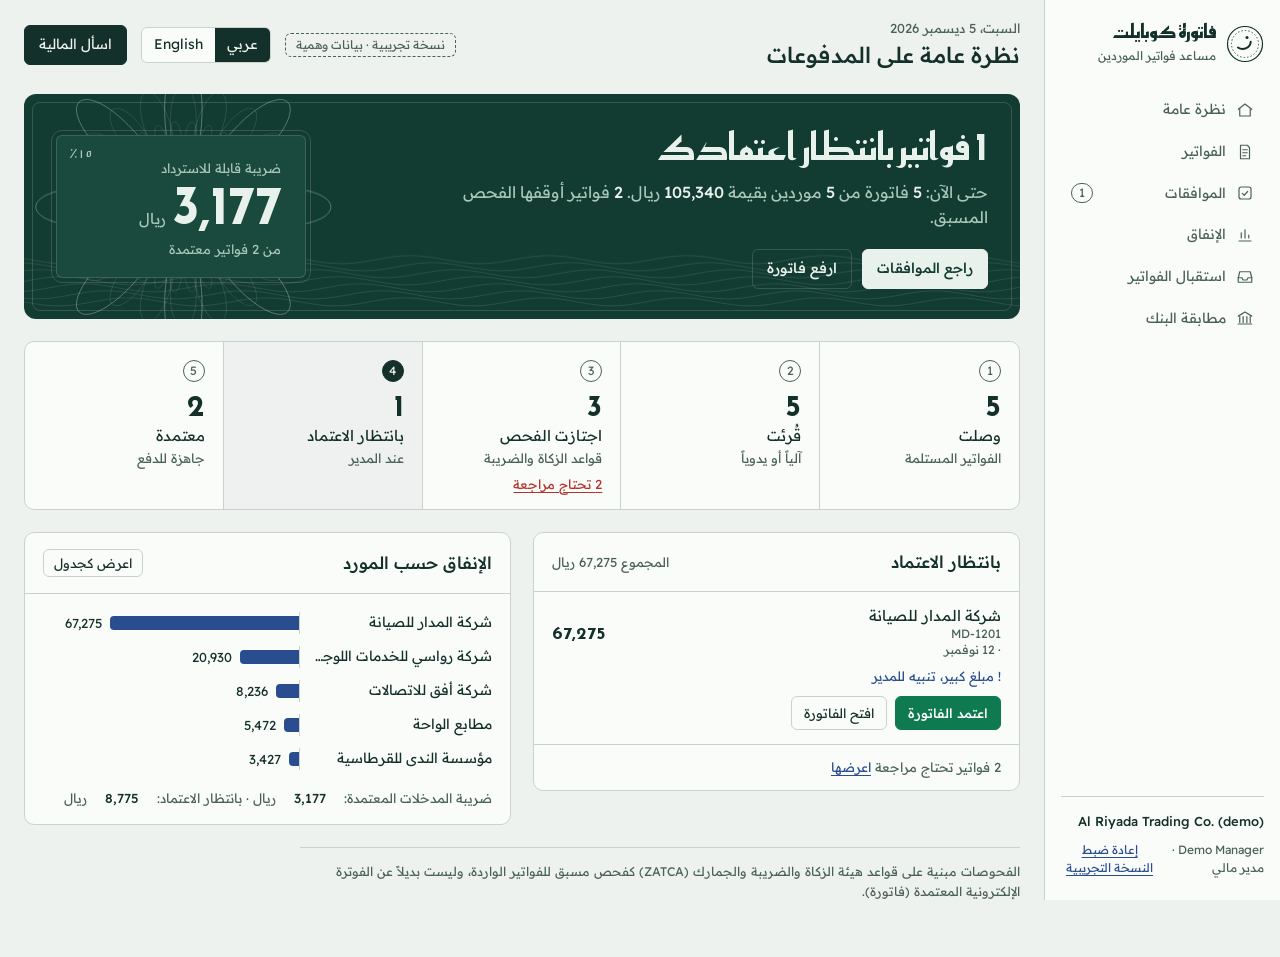
<file: docs/index.html>
<!doctype html>
<html lang="ar" dir="rtl">
<head>
<meta charset="utf-8">
<meta name="viewport" content="width=device-width, initial-scale=1, viewport-fit=cover">
<title>Fatoora Copilot · Demo</title>
<meta name="description" content="AI invoice assistant for Saudi finance teams: ZATCA pre-checks, duplicate detection, approvals and bank reconciliation. Demo with sample data.">
<link rel="preconnect" href="https://fonts.googleapis.com">
<link rel="preconnect" href="https://fonts.gstatic.com" crossorigin>
<link rel="stylesheet" href="https://fonts.googleapis.com/css2?family=Readex+Pro:wght@400;500;700&family=Reem+Kufi:wght@500;700&display=swap">
<link rel="stylesheet" href="./styles.css?v=6">
</head>
<body data-view="overview">
<div class="app">
  <nav class="rail" aria-label="Main">
    <div class="logo">
      <svg width="38" height="38" viewBox="0 0 38 38" aria-hidden="true"><circle cx="19" cy="19" r="17.5" fill="none" stroke="currentColor" stroke-width="1.2"/><circle cx="19" cy="19" r="13.5" fill="none" stroke="currentColor" stroke-width=".8" stroke-dasharray="1.5 2"/><path d="M12 22.5c2.2 1.6 5.5 1.9 8.3.6 2.6-1.2 4.3-3.7 4.4-6.4" fill="none" stroke="currentColor" stroke-width="2" stroke-linecap="round"/><circle cx="21" cy="12.6" r="1.5" fill="currentColor"/></svg>
      <div><b id="t-brand"></b><span id="t-tag"></span></div>
    </div>
    <div class="nav" id="nav"></div>
    <div class="rail-foot">
      <b id="t-co"></b>
      <div class="who-me"><span id="t-user"></span><button type="button" class="link" id="logout"></button></div>
    </div>
  </nav>

  <main class="main">
    <div class="content">
      <div class="topbar">
        <div class="crumb"><small id="t-date"></small><h1 id="t-page"></h1></div>
        <span class="demo" id="t-mode"></span>
        <div class="seg" role="group" aria-label="Language">
          <button type="button" id="lang-ar" aria-pressed="true">عربي</button>
          <button type="button" id="lang-en" aria-pressed="false">English</button>
        </div>
        <button type="button" class="btn ink" id="open-agent"></button>
      </div>

      <section class="note" id="sec-overview" data-in="overview" aria-labelledby="hero-h">
        <canvas id="guilloche" aria-hidden="true"></canvas>
        <div>
          <h2 id="hero-h"></h2>
          <p id="hero-p"></p>
          <div class="acts">
            <button type="button" class="btn" id="go-desk"></button>
            <button type="button" class="btn ghost" id="upload-btn"></button>
          </div>
        </div>
        <div class="denom" aria-live="polite">
          <span class="corner" id="denom-corner"></span>
          <small id="denom-label"></small>
          <div><span class="big num" id="denom-big"></span><span class="unit" id="denom-unit"></span></div>
          <div class="under" id="denom-under"></div>
        </div>
      </section>

      <section class="pipe" id="pipe" data-in="overview" aria-label="Invoice pipeline"></section>

      <div class="board">
        <section class="panel" id="sec-ledger" data-in="invoices" aria-labelledby="ledger-h">
          <div class="ph"><h3 id="ledger-h"></h3><div class="chips" id="filters" role="group"></div></div>
          <div class="toolbar">
            <label class="search"><span class="sr" id="search-label"></span>
              <svg width="16" height="16" viewBox="0 0 24 24" fill="none" stroke="currentColor" stroke-width="1.8" aria-hidden="true"><circle cx="11" cy="11" r="7"/><path d="m20 20-3.5-3.5"/></svg>
              <input type="search" id="ledger-search" autocomplete="off" aria-labelledby="search-label"></label>
            <span class="count-note" id="ledger-count"></span>
            <button type="button" class="btn" id="export-csv"></button>
          </div>
          <div class="scroll"><table><thead><tr id="thead"></tr></thead><tbody id="ledger"></tbody></table></div>
        </section>
        <section class="panel" id="sec-desk" data-in="overview approvals" aria-labelledby="desk-h">
          <div class="ph"><h3 id="desk-h"></h3><span class="sub" id="desk-sub"></span></div>
          <ul class="desk" id="desk"></ul>
          <div class="dfoot" id="desk-foot"></div>
        </section>
        <section class="panel" id="sec-spend" data-in="overview spend" aria-labelledby="spend-h">
          <div class="ph"><h3 id="spend-h"></h3><button type="button" class="chip" id="spend-toggle" aria-pressed="false"></button></div>
          <div id="spend"></div>
          <div class="vatline" id="vatline"></div>
        </section>
        <section id="sec-recon" data-in="reconcile" aria-label="Bank reconciliation"></section>
        <section class="panel" id="sec-intake" data-in="intake" aria-labelledby="intake-h">
          <div class="ph"><h3 id="intake-h"></h3></div>
          <div class="intake">
            <div id="inbox-box"></div>
            <label class="drop" id="drop" for="file-in">
              <svg width="28" height="28" viewBox="0 0 24 24" aria-hidden="true" fill="none" stroke="currentColor" stroke-width="1.5"><path d="M6 3h8l4 4v14H6z"/><path d="M14 3v4h4M12 17v-6M9.5 13.5 12 11l2.5 2.5"/></svg>
              <b id="t-drop"></b><span id="t-drop2"></span>
            </label>
            <input type="file" id="file-in" class="sr" accept=".pdf,image/png,image/jpeg,image/webp">
            <p class="fine" id="t-dropnote"></p>
          </div>
        </section>
      </div>

      <footer id="t-foot"></footer>
    </div>
  </main>
</div>

<div class="scrim" id="scrim" hidden></div>
<section class="viewer" id="viewer" role="dialog" aria-modal="true" aria-labelledby="v-title" hidden>
  <div class="vhead"><h3 id="v-title"></h3><button type="button" class="btn" id="v-close"></button></div>
  <div class="vbody" id="vbody"></div>
</section>

<section class="drawer" id="drawer" role="dialog" aria-modal="false" aria-labelledby="agent-h" hidden>
  <div class="dh"><h3 id="agent-h"></h3><button type="button" class="btn" id="close-agent"></button></div>
  <div class="msgs" id="msgs" aria-live="polite"></div>
  <div class="sugg" id="sugg"></div>
  <form class="ask" id="ask-form"><label class="sr" for="ask-input" id="ask-label"></label><input id="ask-input" autocomplete="off"><button type="submit" class="btn solid" id="ask-send"></button></form>
</section>

<div class="toast" id="toast" role="status" hidden></div>
<script src="./demo.js"></script>
<script src="./i18n.js?v=6"></script>
<script src="./assistant.js?v=6"></script>
<script src="./app.js?v=6"></script>
<script src="./reconcile.js?v=6"></script>
<script src="./recon.js?v=6"></script>
</body>
</html>
</file>
<file: docs/styles.css>
/* Layout: an app shell. Nav rail on the leading edge; a banknote band states the month; a numbered pipeline shows where invoices are;
   the ledger sits beside the approval desk; opening an invoice slides out the paper tax invoice with its checks, where the stamp lands. */
:root{
  --paper:#EEF2EE; --sheet:#FAFCFA; --ink:#14302A; --ink-soft:#4A615A; --rule:#C9D3CC; --tint:rgba(20,48,42,.05);
  --approved:#0F7A50; --flag:#B4322A; --vat:#2A4D8F; --on-status:#FFFFFF; --bar:#2A4D8F;
  --note:#123B31; --note-2:#1A4A3D; --on-note:#E8F1EC; --on-note-soft:#A9C6B8; --note-line:rgba(232,241,236,.16);
  --doc:#FFFFFF; --doc-ink:#1B2B27; --doc-soft:#5E6F69; --doc-rule:#DCE3DE; --doc-approved:#0F7A50; --doc-flag:#B4322A; --doc-vat:#2A4D8F;
  --shadow:0 18px 48px rgba(20,48,42,.22); --scrim:rgba(15,31,27,.35);
  --font:"Readex Pro","Segoe UI",Tahoma,"Noto Sans Arabic",sans-serif;
  --display:"Reem Kufi","Readex Pro",Tahoma,"Noto Sans Arabic",sans-serif;
}
@media (prefers-color-scheme: dark){:root:not([data-theme="light"]){
  --paper:#0F1F1B; --sheet:#162A25; --ink:#E3ECE7; --ink-soft:#9FB5AD; --rule:#2C433C; --tint:rgba(227,236,231,.05);
  --approved:#3DAA78; --flag:#D24F45; --vat:#6C8BD4; --on-status:#0F1F1B; --bar:#6C8BD4;
  --note:#0B1A16; --note-2:#12291F; --on-note:#E8F1EC; --on-note-soft:#9DBBAD; --note-line:rgba(232,241,236,.12);
  --doc:#F4F7F5; --shadow:0 18px 48px rgba(0,0,0,.55); --scrim:rgba(0,0,0,.5); color-scheme:dark}}
:root[data-theme="dark"]{
  --paper:#0F1F1B; --sheet:#162A25; --ink:#E3ECE7; --ink-soft:#9FB5AD; --rule:#2C433C; --tint:rgba(227,236,231,.05);
  --approved:#3DAA78; --flag:#D24F45; --vat:#6C8BD4; --on-status:#0F1F1B; --bar:#6C8BD4;
  --note:#0B1A16; --note-2:#12291F; --on-note:#E8F1EC; --on-note-soft:#9DBBAD; --note-line:rgba(232,241,236,.12);
  --doc:#F4F7F5; --shadow:0 18px 48px rgba(0,0,0,.55); --scrim:rgba(0,0,0,.5); color-scheme:dark}

*{box-sizing:border-box}
[hidden]{display:none!important}
html,body{height:100%}
body{background:var(--paper);color:var(--ink);font-family:var(--font);font-size:15px;line-height:1.55;margin:0}
button,input{font:inherit;color:inherit}
:focus-visible{outline:2px solid var(--vat);outline-offset:2px}
.num{font-variant-numeric:tabular-nums}
.ltr{direction:ltr;unicode-bidi:isolate}
.sr{position:absolute;width:1px;height:1px;overflow:hidden;clip:rect(0 0 0 0);white-space:nowrap}

/* ---------- shell ---------- */
.app{display:grid;grid-template-columns:236px minmax(0,1fr);min-height:100%}
.rail{position:sticky;top:0;height:100vh;height:100dvh;display:flex;flex-direction:column;gap:24px;padding:22px 16px;border-inline-end:1px solid var(--rule);background:var(--sheet)}
.logo{display:flex;align-items:center;gap:10px}
.logo svg{flex:none}
.logo b{display:block;font-family:var(--display);font-size:19px;line-height:1.1}
.logo span{font-size:12px;color:var(--ink-soft)}
.nav{display:flex;flex-direction:column;gap:2px}
.nav a{display:flex;align-items:center;gap:10px;padding:9px 10px;border-radius:6px;color:var(--ink-soft);text-decoration:none;font-size:14px}
.nav a:hover{background:var(--tint);color:var(--ink)}
.nav a[aria-current="true"]{background:var(--ink);color:var(--paper)}
.nav .count{margin-inline-start:auto;font-size:12px;border:1px solid currentColor;border-radius:999px;padding:0 7px;line-height:18px}
.rail-foot{margin-top:auto;font-size:12px;color:var(--ink-soft);border-top:1px solid var(--rule);padding-top:14px}
.rail-foot b{display:block;color:var(--ink);font-weight:500;font-size:13px}
.main{min-width:0;padding-block:18px 56px;padding-left:max(24px,env(safe-area-inset-left,0px));padding-right:max(24px,env(safe-area-inset-right,0px))}
.content{max-width:1180px;margin:0 auto;display:flex;flex-direction:column;gap:22px}

.topbar{display:flex;flex-wrap:wrap;align-items:center;gap:10px 14px}
.crumb{margin-inline-end:auto}
.crumb small{display:block;font-size:13px;color:var(--ink-soft)}
.crumb h1{margin:0;font-size:22px;font-weight:500}
.demo{font-size:12px;color:var(--ink-soft);border:1px dashed var(--ink-soft);padding:2px 10px;border-radius:6px}
.seg{display:inline-flex;border:1px solid var(--rule);border-radius:6px;overflow:hidden;background:var(--sheet)}
.seg button{border:0;background:transparent;padding:6px 12px;cursor:pointer;font-size:14px}
.seg button[aria-pressed="true"]{background:var(--ink);color:var(--paper)}
.btn{display:inline-flex;align-items:center;gap:8px;border:1px solid var(--rule);background:var(--sheet);border-radius:6px;padding:8px 14px;cursor:pointer;font-size:14px;white-space:nowrap}
.btn:hover{border-color:var(--ink-soft)}
.btn.solid{background:var(--approved);border-color:var(--approved);color:var(--on-status);font-weight:500}
.btn.danger{color:var(--flag);border-color:var(--flag);background:transparent}
.btn.ink{background:var(--ink);border-color:var(--ink);color:var(--paper)}

/* ---------- banknote hero ---------- */
.note{position:relative;overflow:hidden;background:var(--note);color:var(--on-note);border-radius:12px;padding:30px 32px;display:grid;grid-template-columns:minmax(0,1fr) auto;gap:28px;align-items:center;isolation:isolate}
.note canvas{position:absolute;inset:0;width:100%;height:100%;z-index:-1}
.note::after{content:"";position:absolute;inset:8px;border:1px solid var(--note-line);border-radius:8px;pointer-events:none}
.note h2{font-family:var(--display);font-weight:700;font-size:38px;line-height:1.2;margin:0 0 10px;text-wrap:balance}
.note p{margin:0;max-width:56ch;color:var(--on-note-soft);font-size:16px}
.note p strong{color:var(--on-note);font-weight:500}
.note .acts{display:flex;flex-wrap:wrap;gap:10px;margin-top:20px}
.note .btn{background:var(--on-note);border-color:var(--on-note);color:var(--note);font-weight:500}
.note .btn.ghost{background:transparent;color:var(--on-note);border-color:var(--note-line)}
.denom{position:relative;min-width:250px;padding:22px 24px 18px;border:1px solid var(--note-line);outline:1px solid var(--note-line);outline-offset:4px;border-radius:6px;background:var(--note-2)}
.denom small{display:block;font-size:13px;color:var(--on-note-soft)}
.denom .big{font-family:var(--display);font-size:54px;line-height:1.05;font-weight:700;letter-spacing:-.01em}
.denom .unit{font-size:15px;color:var(--on-note-soft);margin-inline-start:6px}
.denom .under{font-size:13px;color:var(--on-note-soft);margin-top:4px}
.denom .corner{position:absolute;top:8px;inset-inline-end:12px;font-family:var(--display);font-size:13px;color:var(--on-note-soft)}

/* ---------- pipeline ---------- */
.pipe{display:grid;grid-template-columns:repeat(5,minmax(132px,1fr));background:var(--sheet);border:1px solid var(--rule);border-radius:10px;overflow-x:auto}
.stage{position:relative;padding:16px 18px 14px;border-inline-start:1px solid var(--rule);min-width:0}
.stage:first-child{border-inline-start:0}
.stage .step{display:inline-grid;place-items:center;width:22px;height:22px;border-radius:50%;border:1px solid var(--ink-soft);font-size:12px;color:var(--ink-soft)}
.stage .n{display:block;font-family:var(--display);font-size:30px;font-weight:700;line-height:1.2;margin-top:6px}
.stage .lbl{font-size:13px;color:var(--ink-soft)}
.stage .branch{display:inline-flex;gap:6px;margin-top:6px;font-size:13px;color:var(--flag);background:none;border:0;padding:0;cursor:pointer;text-decoration:underline;text-underline-offset:3px}
.stage.focus{background:var(--tint)}
.stage.focus .step{background:var(--ink);border-color:var(--ink);color:var(--paper)}

/* ---------- panels ---------- */
.grid{display:grid;grid-template-columns:minmax(0,1fr) 344px;gap:22px;align-items:start}
.panel{background:var(--sheet);border:1px solid var(--rule);border-radius:10px;min-width:0}
.ph{display:flex;flex-wrap:wrap;align-items:center;gap:10px;padding:16px 18px;border-bottom:1px solid var(--rule)}
.ph h3{margin:0;margin-inline-end:auto;font-size:17px;font-weight:500}
.ph .sub{font-size:13px;color:var(--ink-soft)}
.chips{display:flex;flex-wrap:wrap;gap:6px}
.chip{border:1px solid var(--rule);background:transparent;border-radius:6px;padding:3px 10px;font-size:13px;cursor:pointer}
.chip[aria-pressed="true"]{border-color:var(--ink);background:var(--ink);color:var(--paper)}

/* ledger */
.scroll{overflow-x:auto}
table{border-collapse:collapse;width:100%;min-width:720px}
th,td{padding:11px 14px;text-align:start;border-bottom:1px solid var(--rule);vertical-align:middle}
tbody tr:last-child td{border-bottom:0}
th{font-size:12.5px;font-weight:500;color:var(--ink-soft);white-space:nowrap;background:var(--tint)}
.amt{text-align:end}
td.nw{white-space:nowrap}
tr.row{cursor:pointer}
tr.row:hover td{background:var(--tint)}
.who{display:flex;align-items:center;gap:10px;min-width:0}
.mono{flex:none;display:grid;place-items:center;width:34px;height:34px;border-radius:50%;background:var(--paper);border:1px solid var(--rule);font-family:var(--display);font-size:15px;font-weight:700;color:var(--ink)}
.who span{display:block;line-height:1.3}
.who small{display:block;font-size:12px;color:var(--ink-soft)}
.empty{padding:22px 18px;color:var(--ink-soft);font-size:14px}

/* stamp */
.stamp{display:inline-flex;align-items:center;gap:6px;border:2px solid currentColor;border-radius:4px;padding:1px 9px;font-size:13px;font-weight:700;transform:rotate(-4deg);white-space:nowrap;letter-spacing:.01em}
.stamp.approved{color:var(--approved)} .stamp.rejected{color:var(--flag)} .stamp.review{color:var(--vat)}
.stamp.pending{color:var(--ink-soft);border:1px dashed currentColor;font-weight:500;transform:none}
.stamp.checking{color:var(--ink-soft);border:1px dotted currentColor;font-weight:400;transform:none}
.land{animation:land .16s ease-out}
@keyframes land{from{transform:rotate(var(--rot,-4deg)) scale(1.35);opacity:.4}to{transform:rotate(var(--rot,-4deg)) scale(1);opacity:1}}

/* desk */
.desk{list-style:none;margin:0;padding:0}
.desk li{padding:14px 18px;border-bottom:1px solid var(--rule)}
.desk li:last-child{border-bottom:0}
.dtop{display:flex;align-items:center;gap:10px}
.dtop .who{flex:1}
.dtop .amt{font-family:var(--display);font-size:18px;font-weight:700}
.dflag{font-size:13px;color:var(--vat);margin-top:6px}
.dacts{display:flex;flex-wrap:wrap;gap:8px;margin-top:10px}
.dacts .btn{padding:6px 12px;font-size:13px}
.dfoot{padding:12px 18px;border-top:1px solid var(--rule);font-size:13px;color:var(--ink-soft)}
.link{border:0;background:none;color:var(--vat);cursor:pointer;padding:0;text-decoration:underline;text-underline-offset:3px;font-size:13px}

/* spend + intake */
.grid2{display:grid;grid-template-columns:minmax(0,1fr) 344px;gap:22px;align-items:stretch}
.bars{padding:18px;display:flex;flex-direction:column;gap:12px}
.br{display:grid;grid-template-columns:minmax(110px,180px) minmax(0,1fr);gap:12px;align-items:center;font-size:14px}
.br>span{overflow:hidden;text-overflow:ellipsis;white-space:nowrap}
.track{position:relative;height:22px;border-inline-start:1px solid var(--rule)}
.fill{position:absolute;inset-inline-start:0;top:4px;height:14px;background:var(--bar);border-start-end-radius:4px;border-end-end-radius:4px}
.val{position:absolute;top:1px;font-size:13px;white-space:nowrap;font-variant-numeric:tabular-nums}
.vatline{display:flex;flex-wrap:wrap;gap:6px 18px;padding:0 18px 16px;font-size:13px;color:var(--ink-soft)}
.vatline b{color:var(--ink);font-weight:500}
.intake{display:flex;flex-direction:column;gap:14px;padding:18px}
.addr{display:flex;align-items:center;gap:8px;border:1px solid var(--rule);border-radius:6px;padding:6px 6px 6px 12px;background:var(--paper)}
[dir="rtl"] .addr{padding:6px 12px 6px 6px}
.addr code{flex:1;min-width:0;font-family:var(--font);font-size:14px;overflow:hidden;text-overflow:ellipsis;direction:ltr;text-align:start}
.drop{display:grid;place-items:center;text-align:center;gap:6px;border:1.5px dashed var(--ink-soft);border-radius:8px;padding:22px 14px;color:var(--ink-soft);font-size:14px;cursor:pointer;background:transparent;width:100%}
.drop.over{border-color:var(--approved);background:var(--tint);color:var(--ink)}
.drop b{color:var(--ink);font-weight:500}
.fine{font-size:12px;color:var(--ink-soft);margin:0}

/* ---------- invoice viewer ---------- */
.scrim{position:fixed;inset:0;background:var(--scrim);z-index:20}
.viewer{position:fixed;inset-block:0;inset-inline-end:0;width:min(880px,100%);background:var(--paper);box-shadow:var(--shadow);z-index:21;display:flex;flex-direction:column;padding-top:env(safe-area-inset-top,0px);padding-bottom:env(safe-area-inset-bottom,0px)}
.vhead{display:flex;align-items:center;gap:12px;padding:14px 20px;border-bottom:1px solid var(--rule);background:var(--sheet)}
.vhead h3{margin:0;margin-inline-end:auto;font-size:17px;font-weight:500}
.vbody{flex:1;overflow-y:auto;display:grid;grid-template-columns:minmax(0,1fr) 270px;gap:20px;padding:22px 20px;align-items:start}
.doc{position:relative;background:var(--doc);color:var(--doc-ink);border:1px solid var(--doc-rule);border-radius:4px;padding:28px 28px 24px;box-shadow:0 2px 0 var(--doc-rule);min-width:0;overflow:hidden}
.doc .dt{display:flex;justify-content:space-between;align-items:flex-start;gap:16px;border-bottom:2px solid var(--doc-ink);padding-bottom:12px}
.doc .dt h4{margin:0;font-family:var(--display);font-size:22px}
.doc .dt small{display:block;color:var(--doc-soft);font-size:12px}
.doc .parties{display:grid;grid-template-columns:1fr 1fr;gap:16px;padding:14px 0;border-bottom:1px solid var(--doc-rule);font-size:13px}
.doc .parties b{display:block;font-size:12px;color:var(--doc-soft);font-weight:500}
.doc .meta{display:grid;grid-template-columns:repeat(3,1fr);gap:10px;padding:12px 0;font-size:13px;border-bottom:1px solid var(--doc-rule)}
.doc .meta b{display:block;font-size:12px;color:var(--doc-soft);font-weight:500}
.doc table{min-width:0;margin-top:10px;font-size:13px}
.doc th{background:transparent;color:var(--doc-soft);border-bottom:1px solid var(--doc-ink);padding:8px 6px}
.doc td{border-bottom:1px solid var(--doc-rule);padding:8px 6px}
.doc .tot{display:flex;justify-content:space-between;align-items:flex-end;gap:16px;margin-top:14px}
.doc .tot dl{margin:0;display:grid;grid-template-columns:auto auto;gap:4px 18px;font-size:13px;min-width:220px}
.doc .tot dt{color:var(--doc-soft)} .doc .tot dd{margin:0;text-align:end}
.doc .tot .grand{font-weight:700;font-size:15px;border-top:2px solid var(--doc-ink);padding-top:6px}
.doc canvas{width:84px;height:84px;image-rendering:pixelated}
.doc .qrnote{font-size:11px;color:var(--doc-soft)}
.doc .bad{color:var(--doc-flag);font-weight:700}
.bigstamp{--rot:-9deg;position:absolute;inset-inline-start:36px;bottom:34px;transform:rotate(var(--rot));border:4px double currentColor;border-radius:8px;padding:8px 18px;text-align:center;font-family:var(--display);font-size:26px;font-weight:700;line-height:1.15;opacity:.88;pointer-events:none;background:color-mix(in srgb,var(--doc) 70%,transparent)}
.bigstamp small{display:block;font-family:var(--font);font-size:11px;font-weight:500}
.bigstamp.approved{color:var(--doc-approved)} .bigstamp.rejected{color:var(--doc-flag)} .bigstamp.review{color:var(--doc-vat)}
.side{display:flex;flex-direction:column;gap:14px;min-width:0}
.side h4{margin:0;font-size:14px;font-weight:500}
.checks{list-style:none;margin:0;padding:0;display:flex;flex-direction:column;border:1px solid var(--rule);border-radius:8px;background:var(--sheet)}
.checks li{display:flex;gap:10px;padding:9px 12px;border-bottom:1px solid var(--rule);font-size:13.5px}
.checks li:last-child{border-bottom:0}
.ic{flex:none;display:grid;place-items:center;width:20px;height:20px;border-radius:50%;font-size:12px;font-weight:700}
.ic.ok{background:var(--approved);color:var(--on-status)} .ic.bad{background:var(--flag);color:var(--on-status)} .ic.note{background:var(--vat);color:var(--on-status)}
.decision{border:1px solid var(--rule);border-radius:8px;background:var(--sheet);padding:14px;display:flex;flex-direction:column;gap:10px}
.decision p{margin:0;font-size:13px;color:var(--ink-soft)}
.decision label{font-size:13px;color:var(--ink-soft)}
.decision input{border:1px solid var(--rule);background:var(--paper);border-radius:6px;padding:8px 10px}
.decision .row{display:flex;flex-wrap:wrap;gap:8px}

/* ---------- agent ---------- */
.drawer{position:fixed;inset-block:0;inset-inline-end:0;width:min(420px,100%);background:var(--sheet);border-inline-start:1px solid var(--rule);box-shadow:var(--shadow);display:flex;flex-direction:column;z-index:22;padding-top:env(safe-area-inset-top,0px);padding-bottom:env(safe-area-inset-bottom,0px)}
.dh{display:flex;align-items:center;gap:10px;padding:14px 16px;border-bottom:1px solid var(--rule);background:var(--note);color:var(--on-note)}
.dh h3{margin:0;margin-inline-end:auto;font-size:17px;font-weight:500}
.dh .btn{background:transparent;color:var(--on-note);border-color:var(--note-line)}
.msgs{flex:1;overflow-y:auto;padding:16px;display:flex;flex-direction:column;gap:12px}
.msg{max-width:88%;padding:10px 13px;border-radius:10px;font-size:14px;white-space:pre-line}
.msg.me{align-self:flex-end;background:var(--ink);color:var(--paper);border-end-end-radius:3px}
.msg.bot{align-self:flex-start;background:var(--paper);border:1px solid var(--rule);border-end-start-radius:3px}
.msg.wait{color:var(--ink-soft)}
.msg-by{display:block;margin-top:6px;font-size:12px;color:var(--ink-soft)}
.sugg{display:flex;flex-wrap:wrap;gap:6px;padding:0 16px 10px}
.ask{display:flex;gap:8px;padding:12px 16px;border-top:1px solid var(--rule)}
.ask input{flex:1;min-width:0;border:1px solid var(--rule);background:var(--paper);border-radius:6px;padding:8px 10px}

.toast{position:fixed;left:50%;bottom:calc(22px + env(safe-area-inset-bottom,0px));transform:translateX(-50%);background:var(--ink);color:var(--paper);padding:10px 18px;border-radius:6px;font-size:14px;z-index:40;box-shadow:var(--shadow)}
footer{font-size:12.5px;color:var(--ink-soft);max-width:90ch;border-top:1px solid var(--rule);padding-top:14px}

@media (prefers-reduced-motion:reduce){.land{animation:none}}
@media (max-width:1100px){.grid,.grid2{grid-template-columns:minmax(0,1fr)}}
@media (max-width:860px){
  .app{grid-template-columns:minmax(0,1fr)}
  .rail{position:static;height:auto;flex-direction:row;align-items:center;gap:12px;padding:10px 16px;border-inline-end:0;border-bottom:1px solid var(--rule);overflow-x:auto}
  .logo span,.rail-foot{display:none}
  .nav{flex-direction:row}
  .nav a{white-space:nowrap}
  .main{padding-left:max(16px,env(safe-area-inset-left,0px));padding-right:max(16px,env(safe-area-inset-right,0px))}
  .note{grid-template-columns:minmax(0,1fr);padding:24px 20px}
  .note h2{font-size:30px}
  .vbody{grid-template-columns:minmax(0,1fr)}
}
@media (max-width:520px){.doc{padding:20px 16px}.doc .meta{grid-template-columns:1fr 1fr}.doc .parties{grid-template-columns:1fr}.denom .big{font-size:44px}.denom{min-width:0}}

/* ---------- live app additions ---------- */
.demo.live{color:var(--approved);border:1px solid var(--approved)}
.demo.off{color:var(--flag);border:1px solid var(--flag)}
.stamp.manual{color:var(--ink-soft);border:1px dashed currentColor;font-weight:500;transform:none}
.bigstamp.manual{color:var(--doc-soft)}
.who-me{display:flex;align-items:center;justify-content:space-between;gap:8px;margin-top:10px}
.who-me .link{font-size:12px}
.form{display:grid;grid-template-columns:1fr 1fr;gap:10px}
.form label{display:flex;flex-direction:column;gap:4px;font-size:12.5px;color:var(--ink-soft);min-width:0}
.form input,.form select{border:1px solid var(--rule);background:var(--paper);border-radius:6px;padding:7px 9px;font:inherit;color:var(--ink);min-width:0}
.form .wide{grid-column:1/-1}
.form .row{grid-column:1/-1}
.filelink{font-size:13px;color:var(--vat)}
.notice{font-size:13px;color:var(--ink-soft);background:var(--tint);border-radius:6px;padding:10px 12px;margin:0}


/* ---------- pages (views) ---------- */
.board{display:grid;gap:22px;align-items:start;grid-template-columns:minmax(0,1fr)}
body[data-view="overview"] .board{grid-template-columns:minmax(0,1fr) minmax(0,1fr)}
#sec-intake .intake{max-width:640px}
@media (max-width:1100px){body[data-view="overview"] .board{grid-template-columns:minmax(0,1fr)}}

/* ---------- ledger toolbar, delete ---------- */
.toolbar{display:flex;flex-wrap:wrap;align-items:center;gap:10px;padding:12px 18px;border-bottom:1px solid var(--rule)}
.search{display:flex;align-items:center;gap:8px;flex:1 1 240px;max-width:380px;border:1px solid var(--rule);background:var(--paper);border-radius:6px;padding:0 10px;color:var(--ink-soft)}
.search input{flex:1;min-width:0;border:0;background:transparent;padding:8px 0;font:inherit;color:var(--ink)}
.search input:focus{outline:none}
.search:focus-within{outline:2px solid var(--vat);outline-offset:1px}
.count-note{font-size:13px;color:var(--ink-soft);margin-inline-end:auto}
.danger-zone{border-top:1px solid var(--rule);padding-top:12px;display:flex;flex-direction:column;gap:8px}
.danger-zone p{margin:0;font-size:13px;color:var(--ink-soft)}
.link.danger{color:var(--flag)}

/* ---------- bank reconciliation ---------- */
.rc-grid{display:grid;gap:22px;grid-template-columns:minmax(0,1fr) 340px;align-items:start}
.rc-side{display:grid;gap:22px}
.rc-top{padding:22px 22px 16px;border-bottom:1px solid var(--rule)}
.rc-title{display:flex;flex-wrap:wrap;align-items:center;gap:12px 16px}
.rc-title h2,.rc-top>h2{margin:0;font-family:var(--display);font-size:26px;font-weight:700;line-height:1.25}
.rc-lead{margin:10px 0 6px;font-size:15.5px;max-width:68ch}
.rc-acts{display:flex;flex-wrap:wrap;align-items:center;gap:10px 14px;margin-top:12px}
.rc-acts a.btn{text-decoration:none;color:var(--ink)}
.rc-confirm{display:inline-flex;flex-wrap:wrap;align-items:center;gap:8px;font-size:14px}
.rc-body{padding:18px 22px 22px;display:grid;gap:18px}
.rc-body>*,.rc-grid>*,.rc-side>*,.rc-secs>*{min-width:0}
.rc-stwrap h3{margin:0 0 8px;font-size:16px;font-weight:500}
.rc-st{min-width:0;width:100%;max-width:560px;border:1px solid var(--rule);border-radius:8px;border-collapse:separate;border-spacing:0;overflow:hidden;background:var(--doc);color:var(--doc-ink)}
.rc-st th,.rc-st td{padding:8px 14px;border-bottom:1px solid var(--doc-rule);font-size:14px}
.rc-st th{background:transparent;color:var(--doc-ink);font-weight:400;white-space:normal}
.rc-st tr.sub th,.rc-st tr.sub td{font-weight:700;border-bottom:2px solid var(--doc-ink)}
.rc-st tr.gap td{padding:4px;border-bottom:1px solid var(--doc-rule);background:var(--tint)}
.rc-st tr.diff th,.rc-st tr.diff td{font-weight:700;border-bottom:0}
.rc-st tr.diff.ok td{color:var(--doc-approved)} .rc-st tr.diff.bad td{color:var(--doc-flag)}
.rc-secs{display:grid;gap:10px}
.rc-sec{border:1px solid var(--rule);border-radius:8px;background:var(--sheet)}
.rc-sec>summary{display:flex;align-items:center;gap:10px;padding:12px 14px;cursor:pointer;list-style:none}
.rc-sec>summary::-webkit-details-marker{display:none}
.rc-sec>summary::before{content:"›";display:inline-block;width:10px;color:var(--ink-soft);transition:transform .15s}
[dir="rtl"] .rc-sec>summary::before{transform:scaleX(-1)}
.rc-sec[open]>summary::before{transform:rotate(90deg)}
.rc-sh{font-weight:500;margin-inline-end:auto}
.rc-count{font-size:12.5px;border:1px solid var(--rule);border-radius:10px;padding:0 8px;color:var(--ink-soft)}
.rc-total{font-weight:500}
.rc-sec>.fine{padding:0 14px 10px}
.rc-sec .empty{padding:0 14px 14px}
.rc-t{min-width:560px}
.rc-t th,.rc-t td{padding:8px 14px;font-size:13.5px}
.rc-tag{display:inline-block;font-size:11.5px;border:1px solid var(--rule);border-radius:4px;padding:0 6px;color:var(--ink-soft);margin-inline-start:4px}
.rc-tag.bad{color:var(--flag);border-color:var(--flag)}
.rc-review{margin:0;padding:0 14px 14px 14px;padding-inline-start:32px;display:grid;gap:6px;font-size:14px}
.rc-form{padding:16px 18px;display:grid;gap:12px}
.rc-drop{padding:14px;gap:4px}
.rc-drop span{font-size:12.5px;overflow-wrap:anywhere}
.rc-drop.chosen{border-style:solid;border-color:var(--approved);color:var(--ink)}
.rc-bal summary{cursor:pointer;font-size:13.5px;color:var(--ink-soft)}
.rc-bal label{display:grid;gap:4px;font-size:13px;margin-top:10px}
.rc-bal input{border:1px solid var(--rule);border-radius:6px;padding:7px 10px;background:var(--paper)}
.rc-err{margin:0;font-size:13.5px;color:var(--flag)}
.rc-list{list-style:none;margin:0;padding:8px}
.rc-hist{display:flex;width:100%;align-items:center;justify-content:space-between;gap:10px;padding:10px;border:0;border-radius:6px;background:transparent;cursor:pointer;text-align:start}
.rc-hist:hover{background:var(--tint)} .rc-hist.on{background:var(--tint);font-weight:500}
.stamp.small{font-size:11.5px;padding:0 7px;border-width:1.5px}
@media (max-width:1100px){.rc-grid{grid-template-columns:minmax(0,1fr)}.rc-side{order:-1}}
@media (max-width:520px){.rc-top,.rc-body{padding-inline:16px}.rc-title h2{font-size:22px}}
</file>
